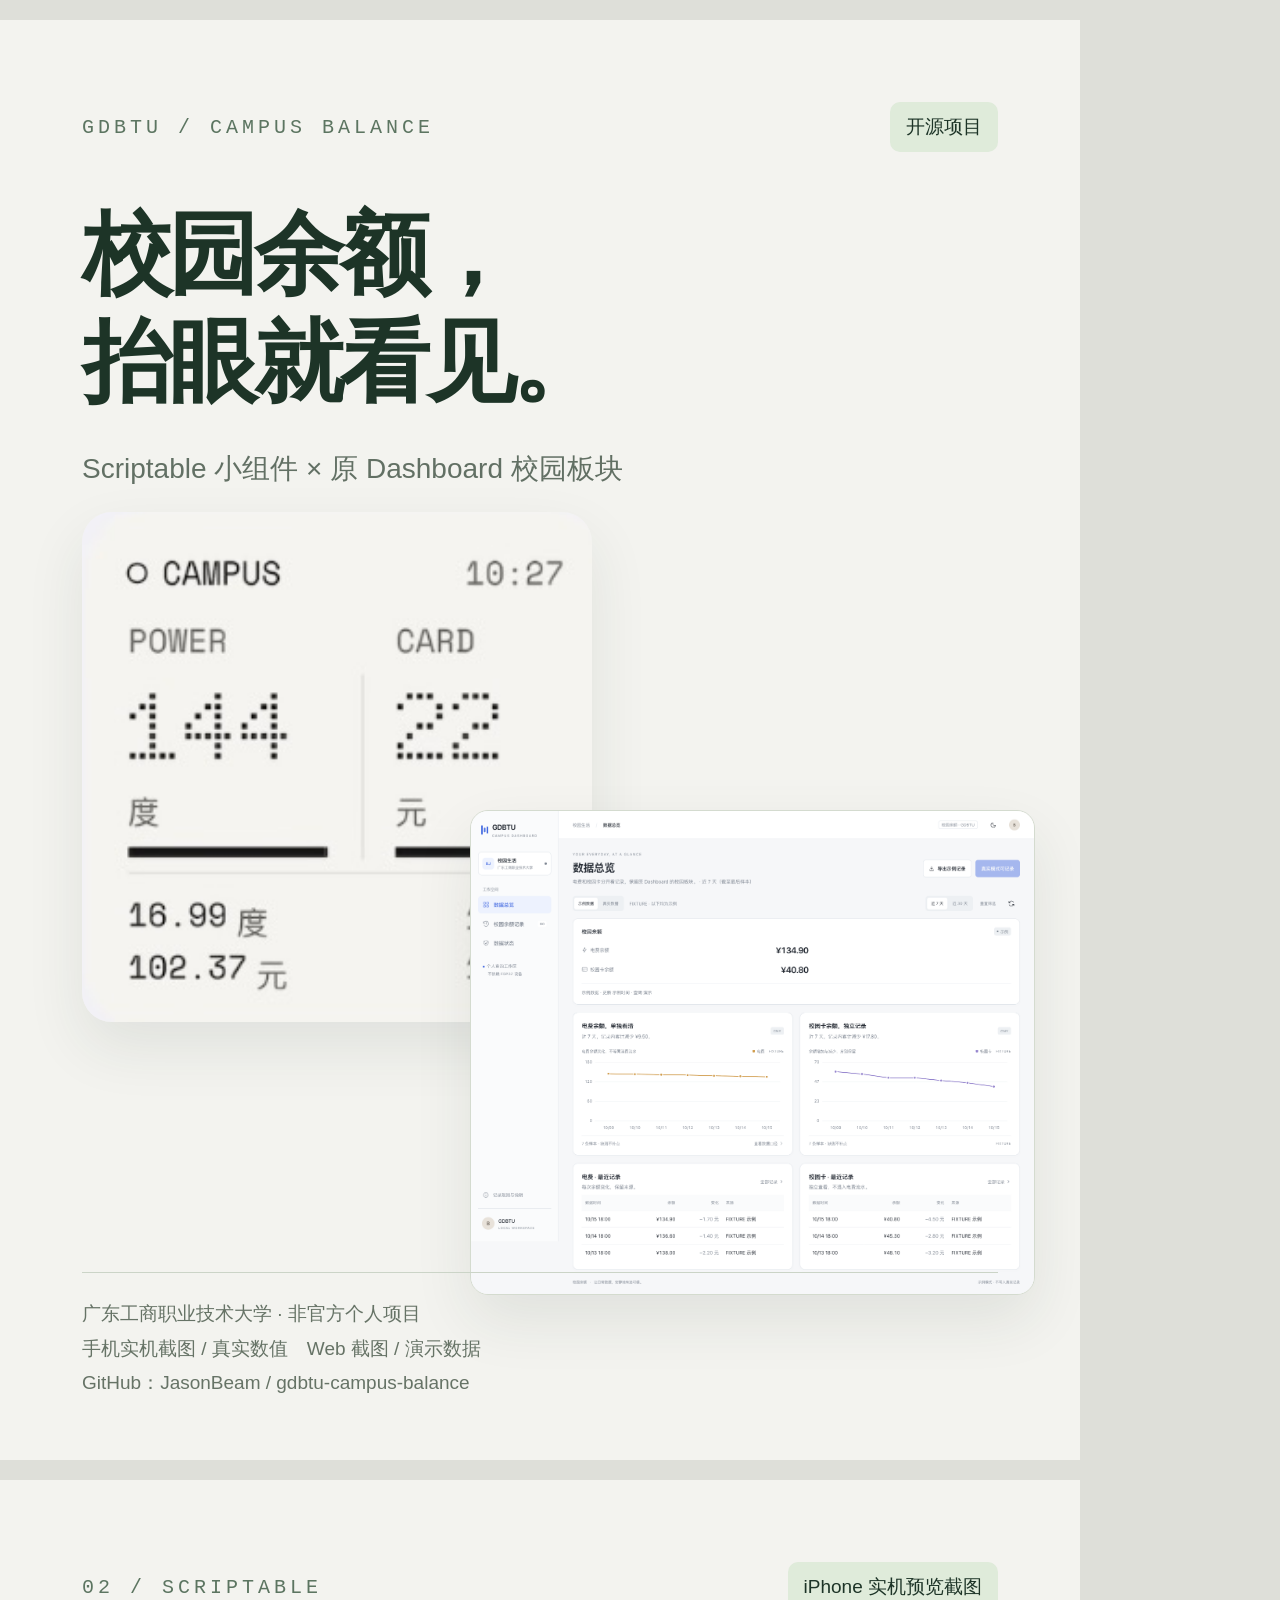
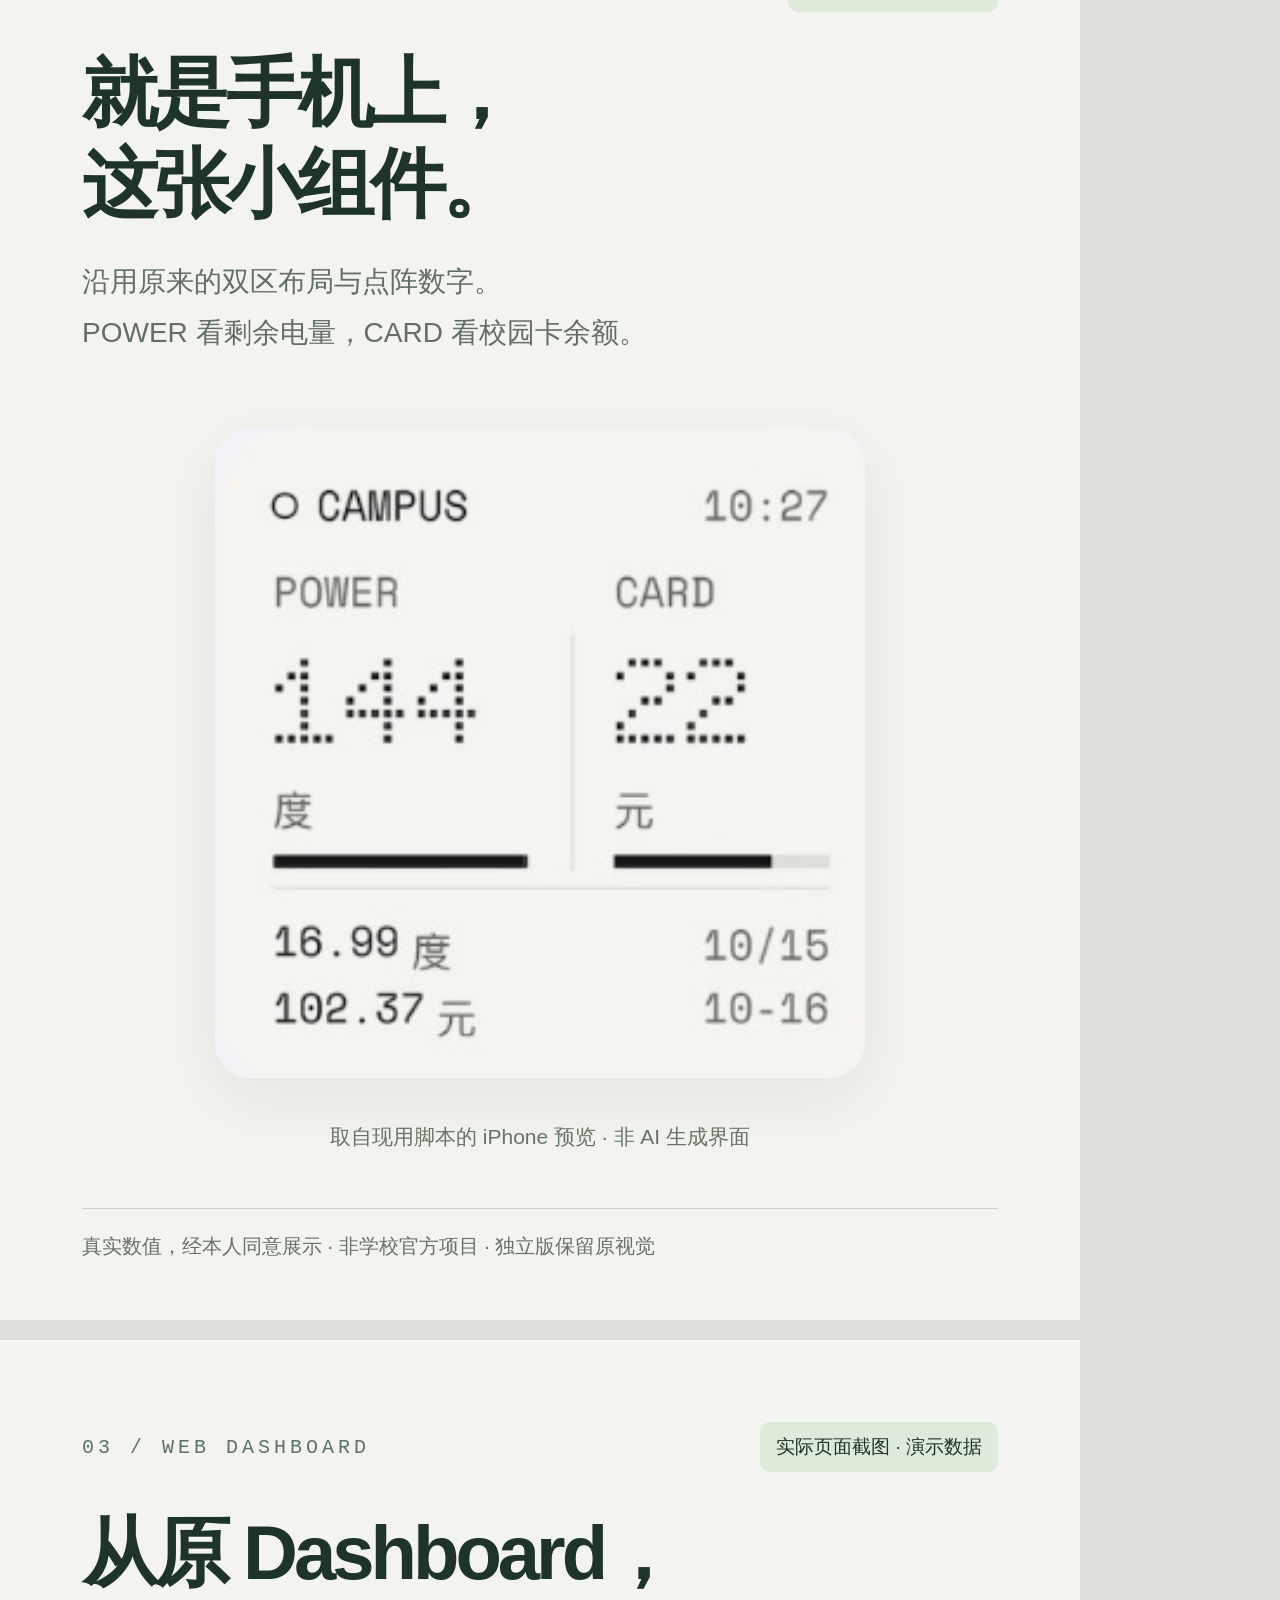
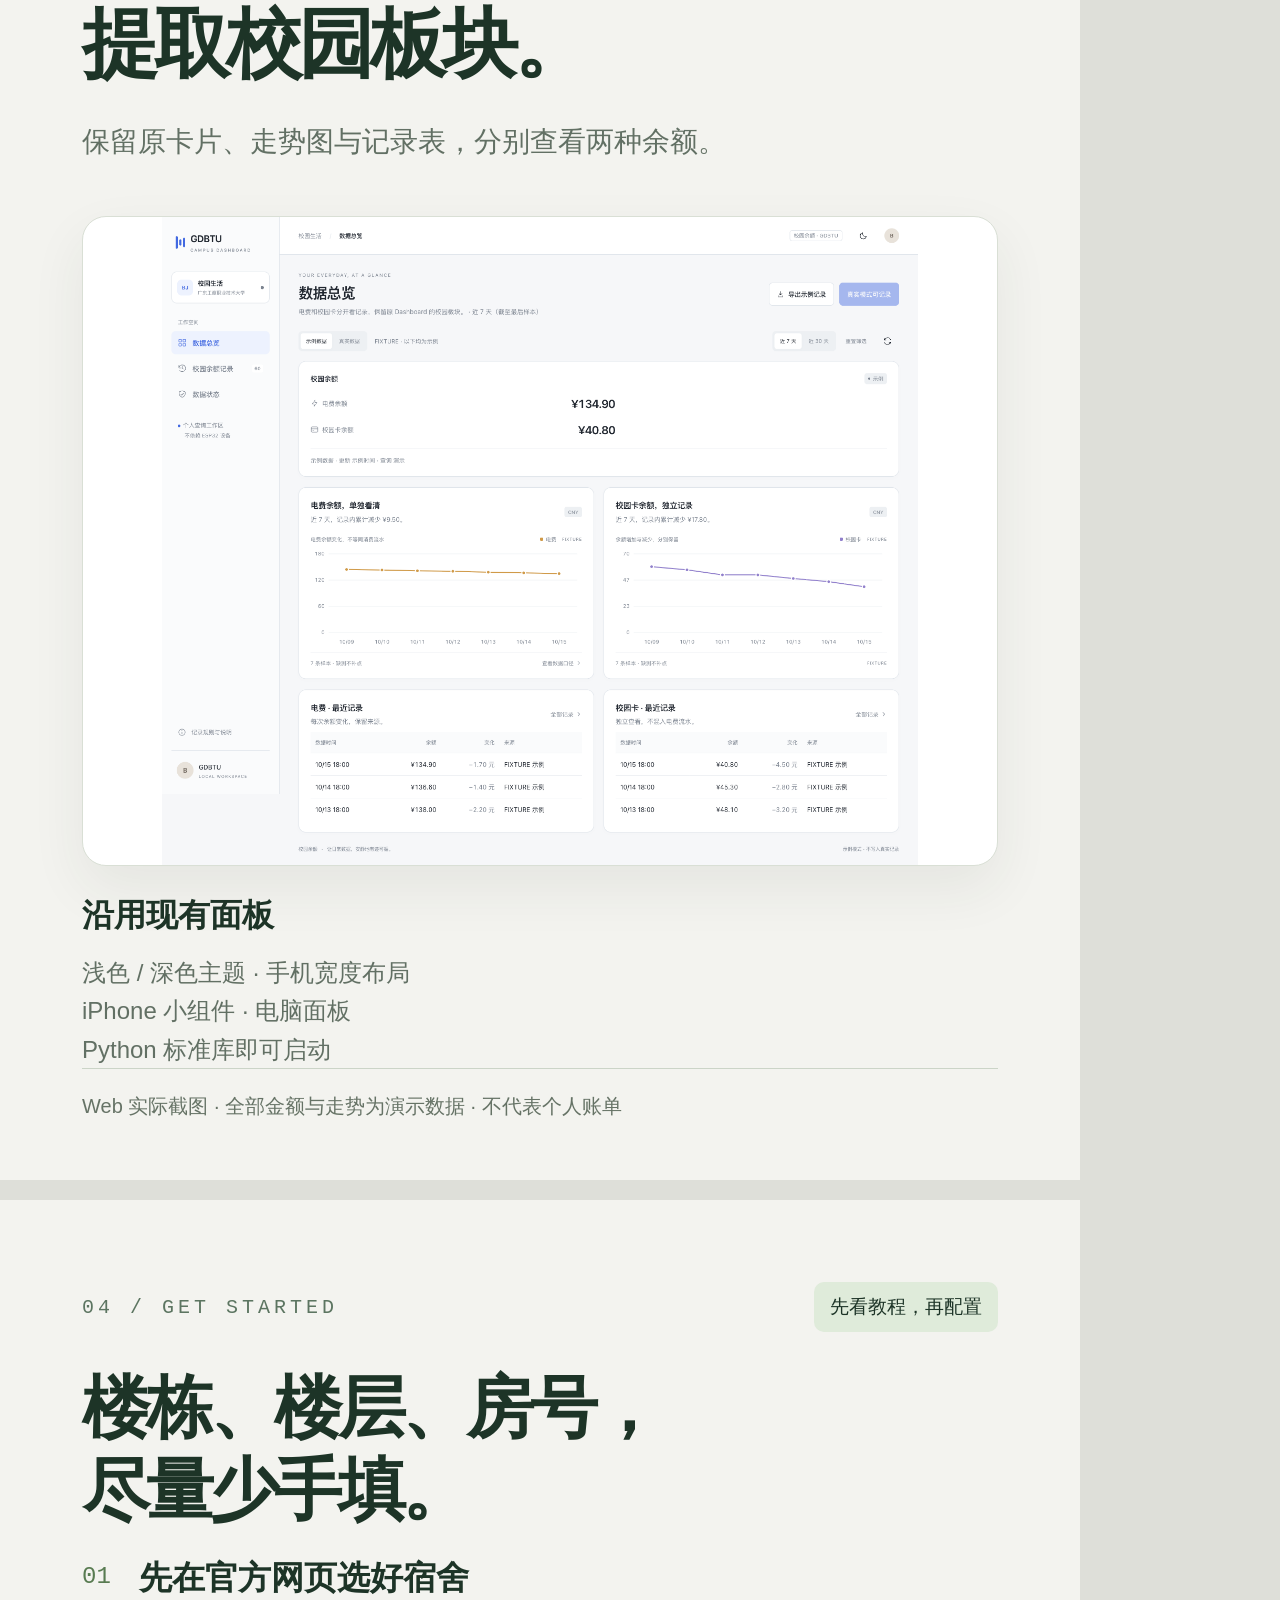
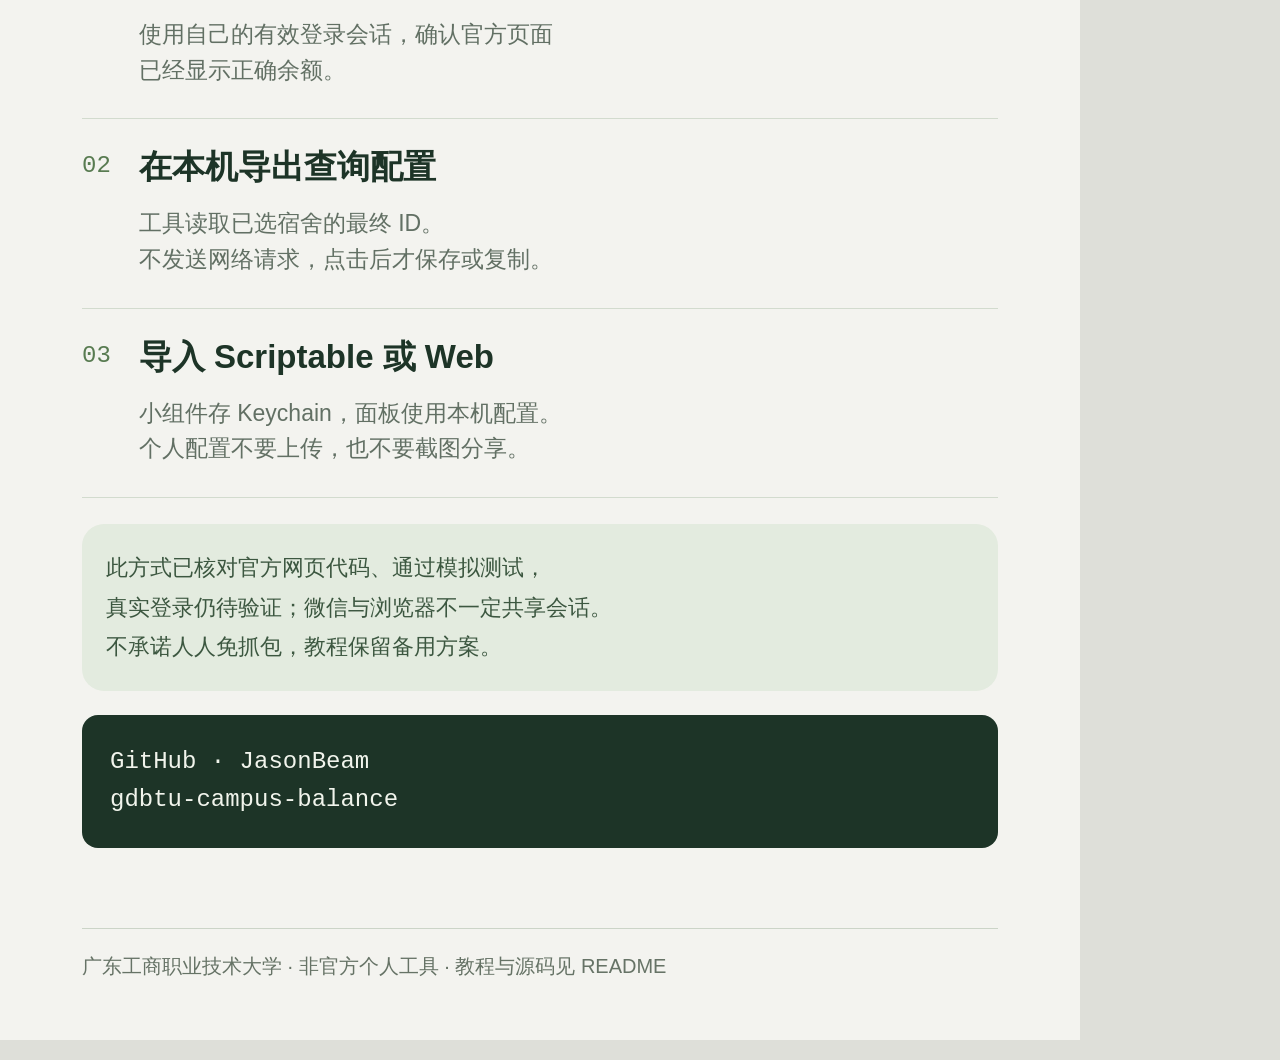
<file: social/story.html>
<!doctype html><html lang="zh-CN"><head><meta charset="utf-8"><title>校园余额 · 发布配图</title><style>
*{box-sizing:border-box}body{margin:0;background:#dedfd9;color:#1d3427;font-family:-apple-system,BlinkMacSystemFont,"PingFang SC",sans-serif}section{width:1080px;height:1440px;padding:82px;position:relative;background:#f3f3ef;overflow:hidden;margin:20px 0}.eyebrow{font:20px ui-monospace,monospace;letter-spacing:4px;color:#5c7561}h1{font-size:76px;letter-spacing:-4px;line-height:1.2;font-weight:650;margin:35px 0 26px}p{font-size:28px;line-height:1.8;color:#627064}.top{display:flex;justify-content:space-between;align-items:center}.tag{padding:12px 16px;border-radius:10px;background:#dfebda;font-size:19px}.desktop{width:100%;border:1px solid #d9dfd5;border-radius:24px;box-shadow:0 22px 55px #24372912;margin-top:30px}.phone{width:305px;border:9px solid #28332b;border-radius:37px;position:absolute;right:85px;bottom:170px;box-shadow:0 25px 50px #0002}.caption{position:absolute;bottom:60px;font-size:20px;color:#667366;border-top:1px solid #cbd4c7;padding-top:24px;width:916px}.info{margin-top:50px;width:520px}h2{font-size:39px;margin:0 0 16px}.line{display:flex;gap:28px;margin:40px 0;padding-bottom:35px;border-bottom:1px solid #d2dbce}.num{font:24px ui-monospace,monospace;flex:none;margin-top:7px;color:#587b51}.line p{font-size:25px;line-height:1.65;margin:8px 0}.warning{background:#e3ebdf;border-radius:22px;padding:30px;font-size:24px;line-height:1.8;color:#3c5740}.repo{background:#1d3427;color:#f1f4ec;padding:28px;border-radius:16px;font:26px ui-monospace,monospace;margin-top:32px;line-height:1.6;overflow-wrap:anywhere}.small{font-size:21px;color:#677765}
</style><style>#dashboard .desktop{height:650px;object-fit:contain;background:#fff;margin-top:20px}#dashboard .info{margin-top:24px!important}#dashboard .info h2{font-size:32px}#dashboard .info p{font-size:24px;line-height:1.6;margin-top:8px}#setup h1{font-size:68px}#setup .line{margin:26px 0;padding-bottom:22px}#setup h2{font-size:33px}#setup .line p{font-size:23px;line-height:1.55}#setup .warning{font-size:22px;padding:24px}#setup .repo{font-size:24px;margin-top:24px}#cover h1{font-size:90px;margin-top:48px}#cover .hero-widget{position:absolute;left:82px;top:492px;width:510px;height:510px;overflow:hidden;border-radius:30px;box-shadow:0 25px 60px #203b2817}#cover .hero-widget img{position:absolute;width:1412px;max-width:none;left:-442px;top:-1465px}#cover .hero-dashboard{position:absolute;left:470px;top:790px;width:565px;border-radius:18px;border:1px solid #d4dbcf;box-shadow:0 25px 60px #203b2817}#cover .caption{font-size:19px;line-height:1.8}</style></head><body>
<section id="cover"><div class="top"><span class="eyebrow">GDBTU / CAMPUS BALANCE</span><span class="tag">开源项目</span></div><h1>校园余额，<br>抬眼就看见。</h1><p>Scriptable 小组件 × 原 Dashboard 校园板块</p><div class="hero-widget"><img src="../docs/images/scriptable-iphone-real.png" alt="手机现用小组件真实截图局部"></div><img class="hero-dashboard" src="../docs/images/dashboard-desktop.png" alt="提取后的真实 Web 截图，演示数据"><div class="caption">广东工商职业技术大学 · 非官方个人项目<br>手机实机截图 / 真实数值　Web 截图 / 演示数据<br>GitHub：JasonBeam / gdbtu-campus-balance</div></section>
<section id="widget"><div class="top"><span class="eyebrow">02 / SCRIPTABLE</span><span class="tag">iPhone 实机预览截图</span></div><h1>就是手机上，<br>这张小组件。</h1><p>沿用原来的双区布局与点阵数字。<br>POWER 看剩余电量，CARD 看校园卡余额。</p><div style="position:relative;width:650px;height:650px;overflow:hidden;border-radius:36px;margin:70px auto 0;box-shadow:0 20px 70px #23372912"><img src="../docs/images/scriptable-iphone-real.png" alt="现用小组件实机截图局部，真实数值" style="position:absolute;width:1800px;max-width:none;left:-564px;top:-1868px"></div><p class="small" style="text-align:center;margin-top:40px">取自现用脚本的 iPhone 预览 · 非 AI 生成界面</p><div class="caption">真实数值，经本人同意展示 · 非学校官方项目 · 独立版保留原视觉</div></section>
<section id="dashboard"><div class="top"><span class="eyebrow">03 / WEB DASHBOARD</span><span class="tag">实际页面截图 · 演示数据</span></div><h1>从原 Dashboard，<br>提取校园板块。</h1><p>保留原卡片、走势图与记录表，分别查看两种余额。</p><img class="desktop" src="../docs/images/dashboard-desktop.png" alt="实际桌面 Web 截图，演示数据"><div class="info" style="width:850px;margin-top:40px"><h2>沿用现有面板</h2><p>浅色 / 深色主题 · 手机宽度布局<br>iPhone 小组件 · 电脑面板<br>Python 标准库即可启动</p></div><div class="caption">Web 实际截图 · 全部金额与走势为演示数据 · 不代表个人账单</div></section>
<section id="setup"><div class="top"><span class="eyebrow">04 / GET STARTED</span><span class="tag">先看教程，再配置</span></div><h1>楼栋、楼层、房号，<br>尽量少手填。</h1><div class="line"><span class="num">01</span><div><h2>先在官方网页选好宿舍</h2><p>使用自己的有效登录会话，确认官方页面<br>已经显示正确余额。</p></div></div><div class="line"><span class="num">02</span><div><h2>在本机导出查询配置</h2><p>工具读取已选宿舍的最终 ID。<br>不发送网络请求，点击后才保存或复制。</p></div></div><div class="line"><span class="num">03</span><div><h2>导入 Scriptable 或 Web</h2><p>小组件存 Keychain，面板使用本机配置。<br>个人配置不要上传，也不要截图分享。</p></div></div><div class="warning">此方式已核对官方网页代码、通过模拟测试，<br>真实登录仍待验证；微信与浏览器不一定共享会话。<br>不承诺人人免抓包，教程保留备用方案。</div><div class="repo">GitHub · JasonBeam<br>gdbtu-campus-balance</div><div class="caption">广东工商职业技术大学 · 非官方个人工具 · 教程与源码见 README</div></section>
</body></html>
</file>
